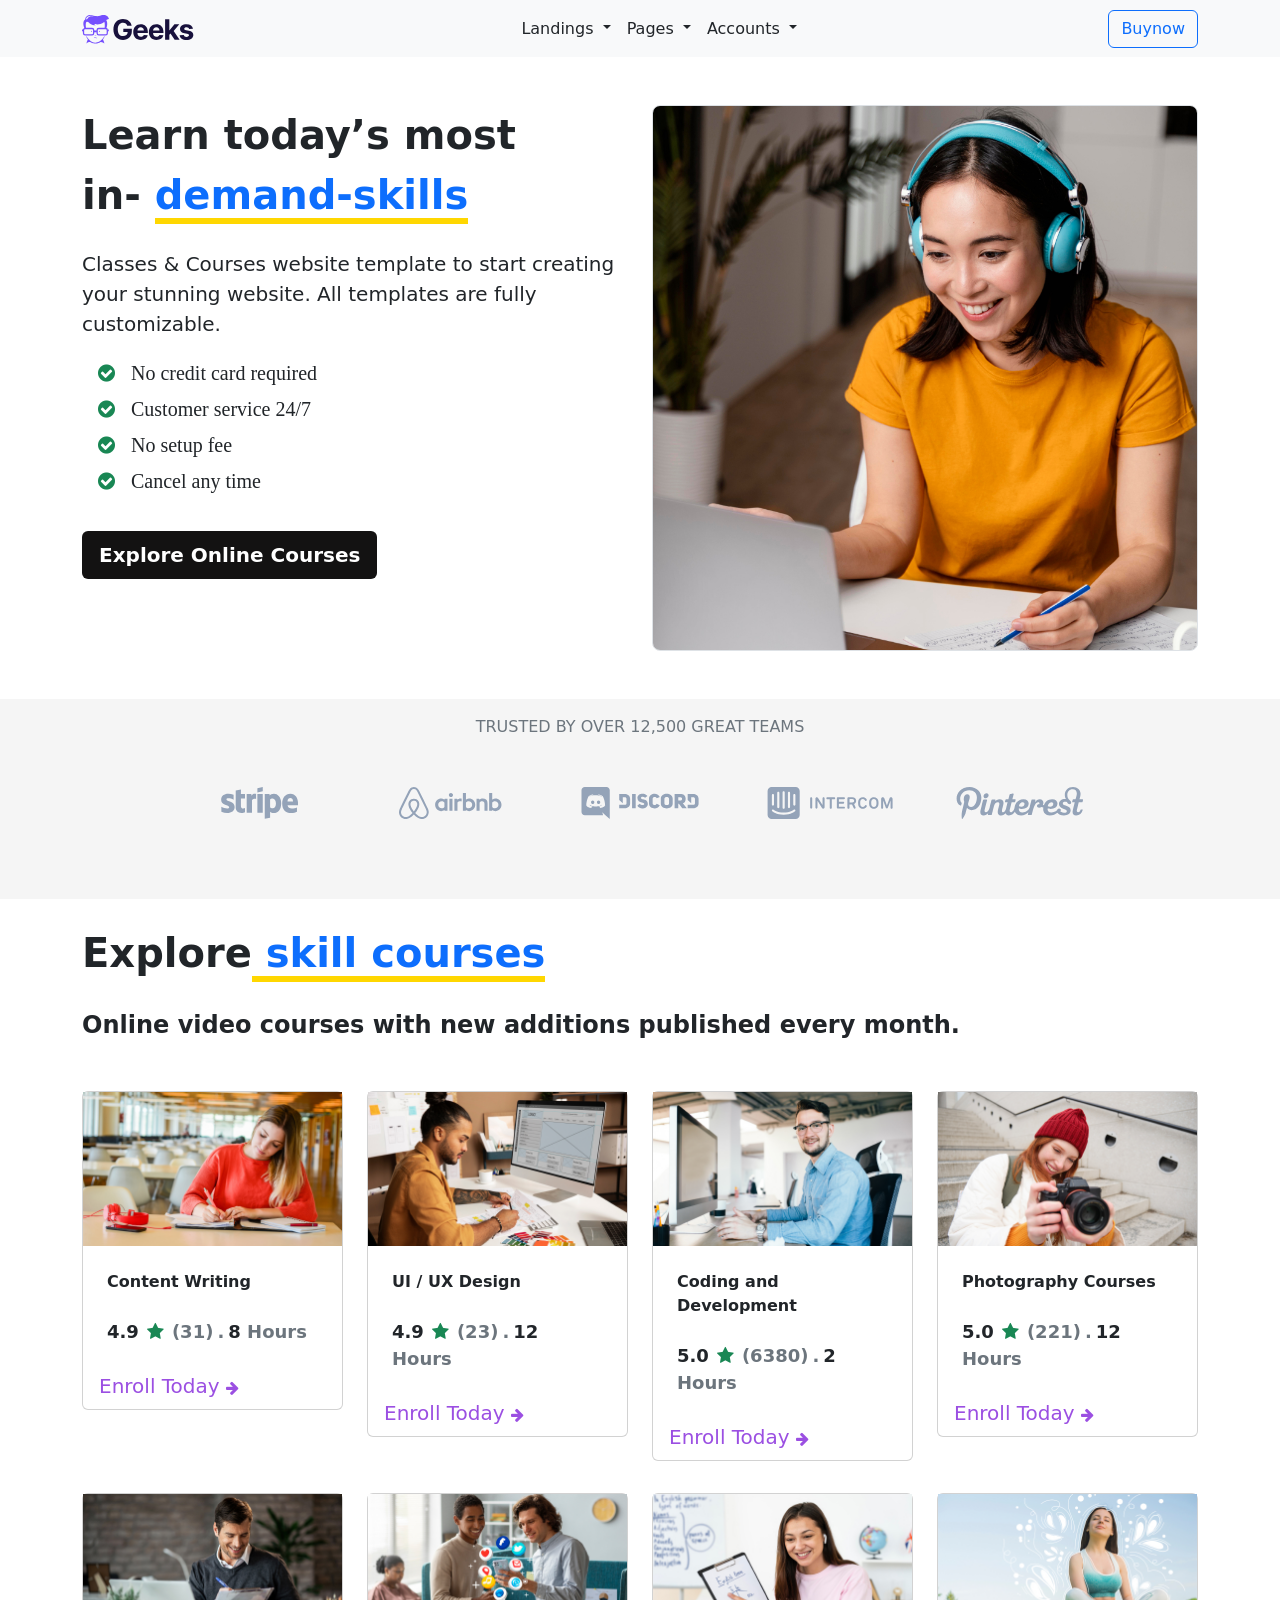
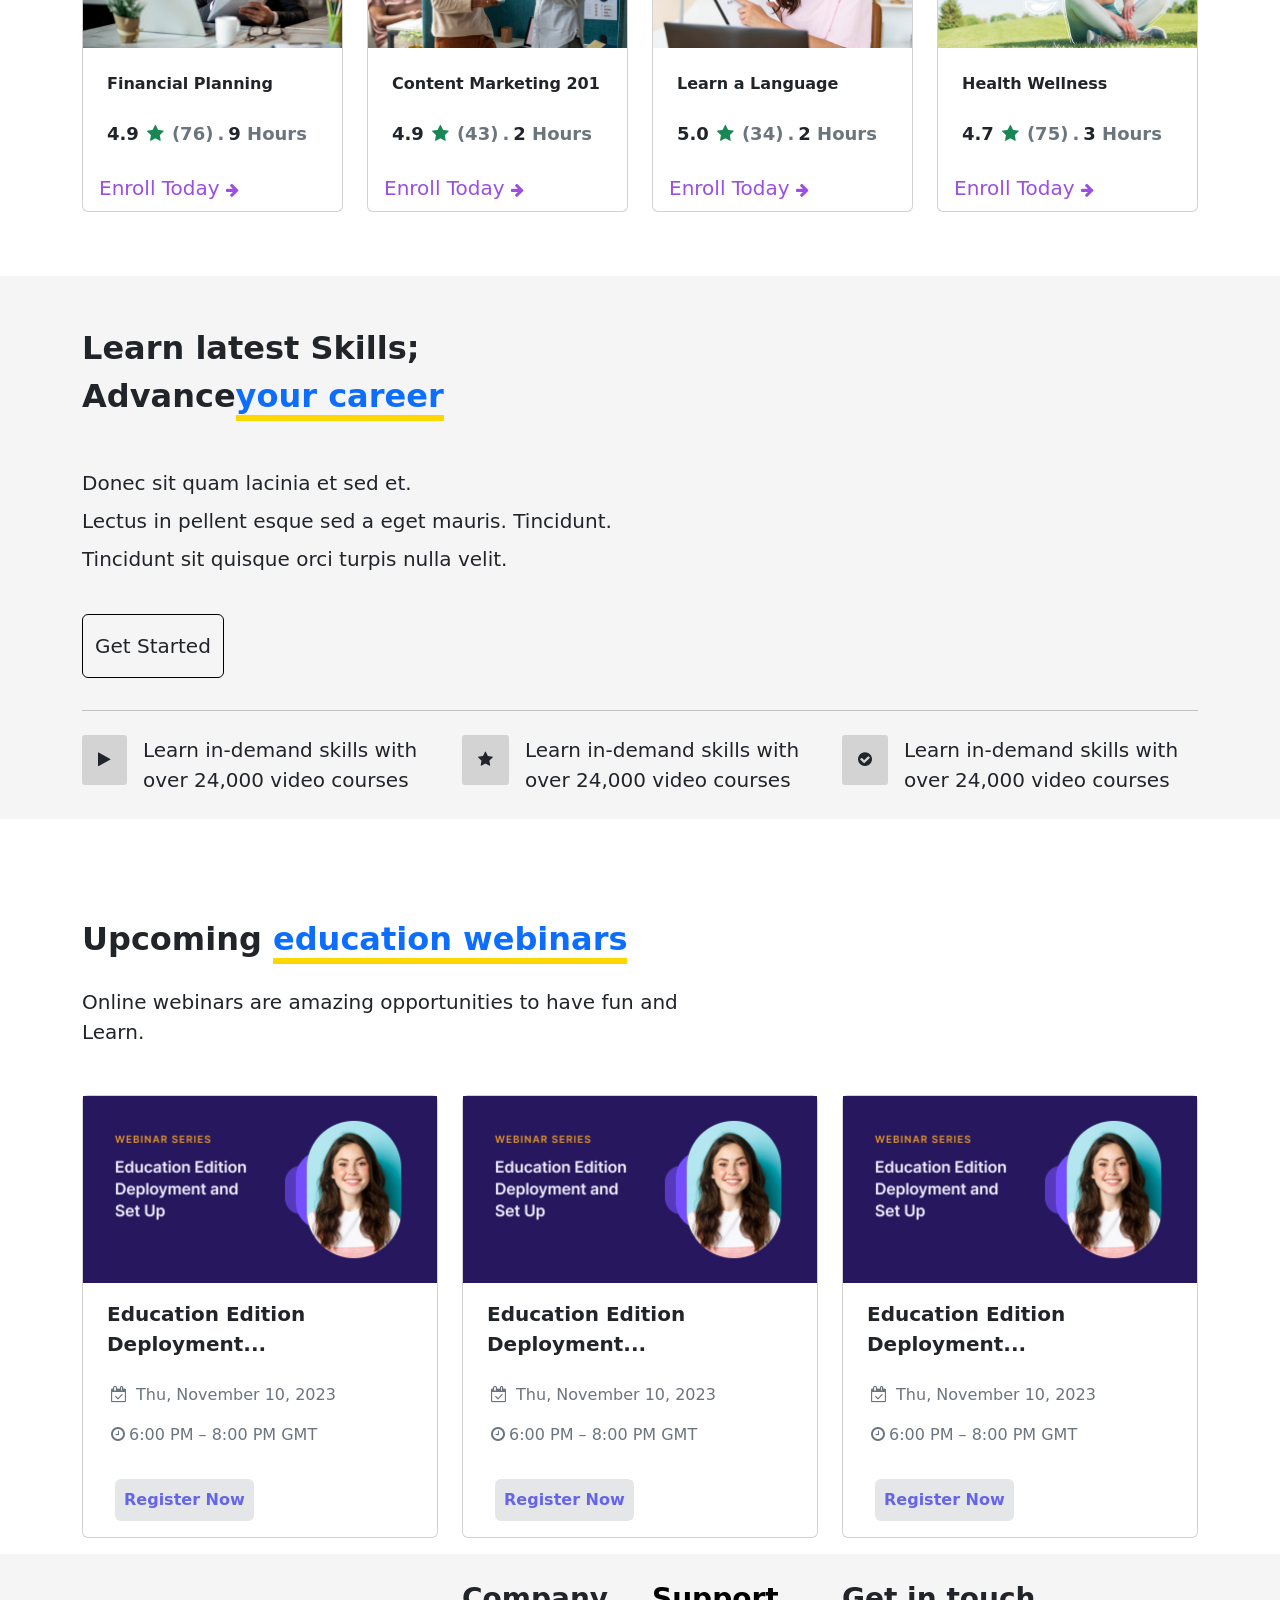
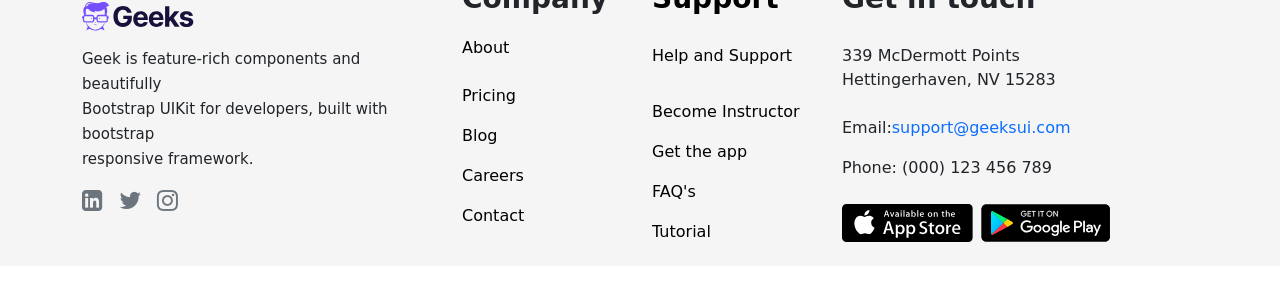
<file: index.html>
<!DOCTYPE html>
<html lang="en">

<head>
  <meta charset="UTF-8">
  <meta name="viewport" content="width=device-width, initial-scale=1.0">
  <title>Project3</title>
  <link rel="shortcut icon" href="./assets/geeks image.svg" type="image/x-icon">
  <link rel="stylesheet" href="./css/style.css">
  <link href="https://cdn.jsdelivr.net/npm/bootstrap@5.3.3/dist/css/bootstrap.min.css" rel="stylesheet"
    integrity="sha384-QWTKZyjpPEjISv5WaRU9OFeRpok6YctnYmDr5pNlyT2bRjXh0JMhjY6hW+ALEwIH" crossorigin="anonymous">
  <link rel="stylesheet" href="https://cdnjs.cloudflare.com/ajax/libs/font-awesome/4.7.0/css/font-awesome.min.css">
</head>

<body>
  <section>
    <nav class="navbar navbar-expand-lg navbar-light bg-light">
      <div class="container">
        <a class="navbar-brand" href="#"><img src="./assets/img1.svg" alt=""></a>
        <button class="navbar-toggler" type="button" data-bs-toggle="collapse" data-bs-target="#navbarSupportedContent"
          aria-controls="navbarSupportedContent" aria-expanded="false" aria-label="Toggle navigation">
          <span class="navbar-toggler-icon"></span>
        </button>
        <div class="collapse navbar-collapse" id="navbarSupportedContent">
          <ul class="navbar-nav m-auto mb-2 mb-lg-0">
            <li class="nav-item dropdown">
              <a class="nav-link dropdown-toggle text-dark" href="#" id="navbarDarkDropdownMenuLink" role="button"
                data-bs-toggle="dropdown" aria-expanded="false">
                Landings
              </a>
              <ul class="dropdown-menu dropdown-menu-dark text-dark bg-white drop"
                aria-labelledby="navbarDarkDropdownMenuLink">
                <li><a class="dropdown-item text-secondary " href="#">LANDINGS</a></li>
                <li><a class="dropdown-item text-dark hhover" href="./html/career.html">Metor<button
                      class="bg-primary boot mx-2">New</button></a></li>
                <li><a class="dropdown-item text-dark hhover" href="./html/contact.html">Education</a></li>
                <li><a class="dropdown-item text-dark hhover" href="#">Home Academy</a></li>
                <li><a class="dropdown-item text-dark hhover" href="./html/courses.html">Courses</a></li>
                <li><a class="dropdown-item text-dark hhover" href="./html/courses.html">Lead Course</a></li>
              </ul>
            </li>
            <li class="nav-item dropdown">
              <a class="nav-link dropdown-toggle text-dark" href="#" id="navbarDarkDropdownMenuLink" role="button"
                data-bs-toggle="dropdown" aria-expanded="false">
                Pages
              </a>
              <ul class="dropdown-menu dropdown-menu-dark text-dark bg-white drop"
                aria-labelledby="navbarDarkDropdownMenuLink">
                <li><a class="dropdown-item text-dark hhover" href="./html/courses.html">Courses</a></li>
                <li><a class="dropdown-item text-dark hhover" href="./html/career.html">Career</a></li>
                <li><a class="dropdown-item text-dark hhover" href="./html/courses.html">Portfolio</a></li>
                <li><a class="dropdown-item text-dark hhover" href="#">Mentor</a></li>
                <li><a class="dropdown-item text-dark hhover" href="./html/contact.html">Contact</a></li>
              </ul>
            </li>
            <li class="nav-item dropdown">
              <a class="nav-link dropdown-toggle text-dark" href="#" id="navbarDarkDropdownMenuLink" role="button"
                data-bs-toggle="dropdown" aria-expanded="false">
                Accounts
              </a>
              <ul class="dropdown-menu dropdown-menu-dark text-dark bg-white drop"
                aria-labelledby="navbarDarkDropdownMenuLink">
                <li><a class="dropdown-item text-dark hhover" href="./html/courses.html">Courses</a></li>
                <li><a class="dropdown-item text-dark hhover" href="./html/contact.html">Contact</a></li>
                <li><a class="dropdown-item text-dark hhover" href="./html/career.html">Career</a></li>
              </ul>
            </li>
          </ul>
          <form class="d-flex">
            <a class="btn btn-outline-primary" href="./html/courses.html" type="submit">Buynow</a>
          </form>
        </div>
      </div>
    </nav>
  </section>
  <section>
    <div class="container">
      <div class="row">
        <div class="col-sm-12 col-md-6 col-lg-6 mt-5">
          <div class="">
            <div class="fs-1 fw-bold">
              Learn today’s most
            </div>
            <div class="fw-bold fs-1">in- <span class="text-primary head"> <span
                  class="text-primary">demand-skills</span></span></div>
            <div class="fs-5 my-4">Classes & Courses website template to start creating your stunning website. All
              templates are fully customizable.</div>
            <div class="fonts d-flex justify-content-center flex-column my-4">
              <i class="fa fa-check-circle text-success fs-5 mx-3 mb-3" aria-hidden="true"><span
                  class="mx-3 fs-5 text-dark">No credit card required</span></i>
              <i class="fa fa-check-circle text-success fs-5 mx-3 mb-3" aria-hidden="true"><span
                  class="mx-3 fs-5 text-dark">Customer service 24/7</span></i>
              <i class="fa fa-check-circle text-success fs-5 mx-3 mb-3" aria-hidden="true"><span
                  class="mx-3 fs-5 text-dark">No setup fee</span></i>
              <i class="fa fa-check-circle text-success fs-5 mx-3 mb-3" aria-hidden="true"><span
                  class="mx-3 fs-5 text-dark">Cancel any time</span></i>
            </div>
            <a class="btn p-2 py-2 px-3 fw-bold fs-5 buuton text-white" href="./html/courses.html">Explore Online
              Courses</a>
          </div>
        </div>
        <div class="col-sm-12 col-md-6 col-lg-6">
          <div class="d-flex justify-content-center">
            <img src="./assets/img-3.jpg" alt="" class="w-100 img border rounded-3 my-5">
          </div>

        </div>
      </div>
    </div>

  </section>
  <section class="py-3 bgcolors">
    <div class="container">
      <div class="text-center text-secondary">
        <div class="text-secondary text-center">TRUSTED BY OVER 12,500 GREAT TEAMS</div>
        <div class="row my-5 justify-content-center">
          <div class="col-6 col-lg-2 mb-3">
            <img src="./assets/img4.svg" alt="" class="">
          </div>
          <div class="col-6 col-lg-2 mb-3">
            <img src="./assets/img5.svg" alt="" class="">
          </div>
          <div class="col-6 col-lg-2 mb-3">
            <img src="./assets/img6.svg" alt="" class="">
          </div>
          <div class="col-6 col-lg-2 mb-3">
            <img src="./assets/img7.svg" alt="" class="">
          </div>
          <div class="col-12 col-lg-2 mb-3">
            <img src="./assets/img8.svg" alt="" class="">
          </div>
        </div>
      </div>
    </div>
  </section>
  <section>
    <div class="container">
      <div class="row">
        <div class="py-4">
          <div class="fs-1 fw-bold">
            Explore<span class="text-primary head"> <span class="text-primary">skill courses</span></span>
          </div>
          <div class="fs-4 my-4 fw-bold">Online video courses with new additions published every month.</div>
        </div>


        <div class="col-sm-12 col-md-6 col-lg-3 mb-3">
          <div class="card">
            <img src="./assets/card1.jpg" alt="" class="w-100">
            <div class="fw-bold text-start my-4 mx-4">Content Writing</div>
            <div class="fw-bold text-start mb-5 mx-4 fontss">4.9<i class="fa fa-star text-success mx-2"
                aria-hidden="true"></i><span class="text-secondary">(31)</span><span
                class="text-secondary mx-1">.</span><span class="">8</span> <span class="text-secondary">Hours</span>
            </div>
            <a href="" class="fs-5 mx-3 py-2 text-decoration-none enroll">Enroll Today <i
                class="fa fa-arrow-right fs-light fs5" aria-hidden="true"></i>
            </a>
          </div>
        </div>

        <div class="col-sm-12 col-md-6 col-lg-3 mb-3">
          <div class="card">
            <img src="./assets/card2.jpg" alt="" class="w-100">
            <div class="fw-bold text-start my-4 mx-4">UI / UX Design</div>
            <div class="fw-bold text-start mb-5 mx-4 fontss">4.9<i class="fa fa-star text-success mx-2"
                aria-hidden="true"></i><span class="text-secondary">(23)</span><span
                class="text-secondary mx-1">.</span><span class="">12</span> <span class="text-secondary">Hours</span>
            </div>
            <a href="" class="fs-5 mx-3 py-2 text-decoration-none enroll">Enroll Today <i
                class="fa fa-arrow-right fs-light fs5" aria-hidden="true"></i>
            </a>
          </div>
        </div>

        <div class="col-sm-12 col-md-6 col-lg-3 mb-3">
          <div class="card">
            <img src="./assets/card3.jpg" alt="" class="w-100">
            <div class="fw-bold text-start my-4 mx-4">Coding and Development</div>
            <div class="fw-bold text-start mb-5 mx-4 fontss">5.0<i class="fa fa-star text-success mx-2"
                aria-hidden="true"></i><span class="text-secondary">(6380)</span><span
                class="text-secondary mx-1">.</span><span class="">2</span> <span class="text-secondary">Hours</span>
            </div>
            <a href="" class="fs-5 mx-3 py-2 text-decoration-none enroll">Enroll Today <i
                class="fa fa-arrow-right fs-light fs5" aria-hidden="true"></i>
            </a>
          </div>
        </div>

        <div class="col-sm-12 col-md-6 col-lg-3 mb-3">
          <div class="card">
            <img src="./assets/card4.jpg" alt="" class="w-100">
            <div class="fw-bold text-start my-4 mx-4">Photography Courses</div>
            <div class="fw-bold text-start mb-5 mx-4 fontss">5.0<i class="fa fa-star text-success mx-2"
                aria-hidden="true"></i><span class="text-secondary">(221)</span><span
                class="text-secondary mx-1">.</span><span class="">12</span> <span class="text-secondary">Hours</span>
            </div>
            <a href="" class="fs-5 mx-3 py-2 text-decoration-none enroll">Enroll Today <i
                class="fa fa-arrow-right fs-light fs5" aria-hidden="true"></i>
            </a>
          </div>
        </div>

        <div class="col-sm-12 col-md-6 col-lg-3 mb-3 mt-3">
          <div class="card">
            <img src="./assets/card5.jpg" alt="" class="w-100">
            <div class="fw-bold text-start my-4 mx-4">Financial Planning</div>
            <div class="fw-bold text-start mb-5 mx-4 fontss">4.9<i class="fa fa-star text-success mx-2"
                aria-hidden="true"></i><span class="text-secondary">(76)</span><span
                class="text-secondary mx-1">.</span><span class="">9</span> <span class="text-secondary">Hours</span>
            </div>
            <a href="" class="fs-5 mx-3 py-2 text-decoration-none enroll">Enroll Today <i
                class="fa fa-arrow-right fs-light fs5" aria-hidden="true"></i>
            </a>
          </div>
        </div>

        <div class="col-sm-12 col-md-6 col-lg-3 mb-3 mt-3">
          <div class="card">
            <img src="./assets/card6.jpg" alt="" class="w-100">
            <div class="fw-bold text-start my-4 mx-4">Content Marketing 201</div>
            <div class="fw-bold text-start mb-5 mx-4 fontss">4.9<i class="fa fa-star text-success mx-2"
                aria-hidden="true"></i><span class="text-secondary">(43)</span><span
                class="text-secondary mx-1">.</span><span class="">2</span> <span class="text-secondary">Hours</span>
            </div>
            <a href="" class="fs-5 mx-3 py-2 text-decoration-none enroll">Enroll Today <i
                class="fa fa-arrow-right fs-light fs5" aria-hidden="true"></i>
            </a>
          </div>
        </div>

        <div class="col-sm-12 col-md-6 col-lg-3 mb-3 mt-3">
          <div class="card">
            <img src="./assets/card7.jpg" alt="" class="w-100">
            <div class="fw-bold text-start my-4 mx-4">Learn a Language</div>
            <div class="fw-bold text-start mb-5 mx-4 fontss">5.0<i class="fa fa-star text-success mx-2"
                aria-hidden="true"></i><span class="text-secondary">(34)</span><span
                class="text-secondary mx-1">.</span><span class="">2</span> <span class="text-secondary">Hours</span>
            </div>
            <a href="" class="fs-5 mx-3 py-2 text-decoration-none enroll">Enroll Today <i
                class="fa fa-arrow-right fs-light fs5" aria-hidden="true"></i>
            </a>
          </div>
        </div>

        <div class="col-sm-12 col-md-6 col-lg-3 mb-3 mt-3">
          <div class="card">
            <img src="./assets/card8.jpg" alt="" class="w-100">
            <div class="fw-bold text-start my-4 mx-4">Health Wellness</div>
            <div class="fw-bold text-start mb-5 mx-4 fontss">4.7<i class="fa fa-star text-success mx-2"
                aria-hidden="true"></i><span class="text-secondary">(75)</span><span
                class="text-secondary mx-1">.</span><span class="">3</span> <span class="text-secondary">Hours</span>
            </div>
            <a href="" class="fs-5 mx-3 py-2 text-decoration-none enroll">Enroll Today <i
                class="fa fa-arrow-right fs-light fs5" aria-hidden="true"></i>
            </a>
          </div>
        </div>
      </div>
    </div>
  </section>
<section class="bgcolors my-5">
  <div class="container">
    <div class="row">
      <div class="col-sm-12 col-md-6">
        <div class="fs-2 fw-bold my-5">
          Learn latest Skills;
          <div>Advance<span class="text-primary head">your career</span></div>
        </div>
        <div class="fs-5 mb-2">Donec sit quam lacinia et sed et.</div>
        <div class="fs-5 mb-2">Lectus in pellent esque sed a eget mauris. Tincidunt.</div>
        <div class="fs-5 mb-4">Tincidunt sit quisque orci turpis nulla velit.</div>
        <button class="btn py-3 mt-3 fs-5 buutnn text-dark">Get Started</button>
      </div>

      <div class="col-sm-12  col-md-6 py-5 my-lg-0">
        <iframe width="100%" height="315" src="https://www.youtube.com/embed/07QCAJYolaE?si=cssAT1YNZWwtYFgH"
          title="YouTube video player" frameborder="0"
          allow="accelerometer; autoplay; clipboard-write; encrypted-media; gyroscope; picture-in-picture; web-share"
          referrerpolicy="strict-origin-when-cross-origin" allowfullscreen></iframe>
      </div>
    </div>
    <hr>
    <div class="row mt-4">
      <div class="col-12 col-md-4  mb-4">
        <div class="d-flex">
          <i class="fa fa-play bg p-3" aria-hidden="true"></i>
          <div class="mx-3 fontsize1">Learn in-demand skills with over 24,000 video courses</div>
        </div>
      </div>
      <div class="col-12 col-md-4  mb-4">
        <div class="d-flex">
          <i class="fa fa-star bg p-3" aria-hidden="true"></i>
          <div class="mx-3 fontsize1">Learn in-demand skills with over 24,000 video courses</div>
        </div>
      </div>
      <div class="col-12 col-md-4  mb-4">
        <div class="d-flex">
          <i class="fa fa-check-circle bg p-3" aria-hidden="true"></i>
          <div class="mx-3 fontsize1">Learn in-demand skills with over 24,000 video courses</div>
        </div>
      </div>
    </div>
  </div>
</section>
  <section>
    <div class="container">
      <div class="row">
        <div class="col-sm-12 col-md-12 col-lg-6 mt-4">
          <div class=" fs-2 fw-bold  my-4">
            Upcoming <span class="text-primary head">education webinars</span></div>
        </div>
        <div class="fs-5 ">Online webinars are amazing opportunities to have fun and </div>
        <div class="fs-5">Learn.</div>

        <div class="col-sm-12 col-md-6 col-lg-4 mt-5">
          <div class="card">
            <img src="./assets/cards1.jpg" alt="" class="w-100">
            <div class="mx-4 fw-bold fs-5 mt-3">Education Edition Deployment...</div>
            <div class="mx-4 text-secondary mt-4"><i class="fa fa-calendar-check-o mx-1" aria-hidden="true"></i> Thu,
              November 10, 2023</div>
            <div class="mx-4 text-secondary py-3"><i class="fa fa-clock-o mx-1" aria-hidden="true"></i>6:00 PM – 8:00
              PM GMT</div>
            <div class="px-2 p-3 mx-4">
              <button class="btn  p-2 fw-bold btnn">Register Now</button>
            </div>
          </div>
        </div>

        <div class="col-sm-12 col-md-6 col-lg-4 mt-5">
          <div class="card rounderd-">
            <img src="./assets/cards1.jpg" alt="" class="w-100">
            <div class="mx-4 fw-bold fs-5 mt-3">Education Edition Deployment...</div>
            <div class="mx-4 text-secondary mt-4"><i class="fa fa-calendar-check-o mx-1" aria-hidden="true"></i> Thu,
              November 10, 2023</div>
            <div class="mx-4 text-secondary py-3"><i class="fa fa-clock-o mx-1" aria-hidden="true"></i>6:00 PM – 8:00
              PM GMT</div>
            <div class="px-2 p-3 mx-4">
              <button class="btn  p-2 fw-bold btnn">Register Now</button>
            </div>
          </div>
        </div>


        <div class="col-sm-12 col-md-6 col-lg-4 mt-5">
          <div class="card rounderd-">
            <img src="./assets/cards1.jpg" alt="" class="w-100">
            <div class="mx-4 fw-bold fs-5 mt-3">Education Edition Deployment...</div>
            <div class="mx-4 text-secondary mt-4"><i class="fa fa-calendar-check-o mx-1" aria-hidden="true"></i> Thu,
              November 10, 2023</div>
            <div class="mx-4 text-secondary py-3"><i class="fa fa-clock-o mx-1" aria-hidden="true"></i>6:00 PM – 8:00
              PM GMT</div>
            <div class="px-2 p-3 mx-4">
              <button class="btn  p-2 fw-bold btnn">Register Now</button>
            </div>
          </div>
        </div>
  </section>
  <!-- 
  <section>
     <div class="container bg-primary">
      <div class="row">
        <div class="d-flex ">
          <div class="col-sm-12 col-md-12 col-lg-6 p-5">
            <div class="fs-2   text-white">Let’s find the right course</div>
            <div class="fs-2 text-white">for you!</div>
           <div class="py-3">
            <div class="fs-5   text-white">and achieve their learning goals. With our expert</div>
            <div  class="fs-5 text-white">tutors,</div>
            <div class="fs-5 text-white">your goals are closer than ever!</div>
           </div>
            <div class="btn bg-dark text-white px-3 mt-3">Start learning</div>
    </div>
    <div class="col-sm-12 col-md-12 col-lg-6">
               <div class="d-flex justify-content-around mt-5">
                <img src="./assets/section image.png" alt="">
               </div>
    </div>
        </div>
      </div>
     </div>

  </section> -->
  <section class="bgcolors my-3">
    <div class="container">
      <div class="row">
        <div class="col-sm-12 col-md-6 col-lg-4 mt-5 ">
          <div class="">
            <img src="./assets/geeks image.svg" alt="">
            <div class="mt-3 fs5">Geek is feature-rich components and beautifully <br> Bootstrap UIKit for developers,
              built with
              bootstrap <br> responsive framework.
              <div class="d-flex gap-3 mt-3 text-white">
                <i class="fa fa-linkedin-square text-secondary fs-4 classs" aria-hidden="true"></i>
                <i class="fa fa-twitter text-secondary fs-4 classs" aria-hidden="true"></i>
                <i class="fa fa-instagram text-secondary fs-4 classs" aria-hidden="true"></i>
              </div>


            </div>
          </div>
        </div>
        <div class="col-sm-12 col-md-6 col-lg-2 mt-4">
          <div class="fs-3  fw-bold ">Company</div>
          <div class="d-flex flex-column anger">
            <a class="my-3 anger" href="./html/career.html">About</a>
            <a class="my-2 anger" href="./html/courses.html">Pricing</a>
            <a class="my-2 anger" href="./html/courses.html">Blog</a>
            <a class="my-2 anger" href="./html/career.html">Careers</a>
            <a class="my-2 anger" href="./html/contact.html">Contact</a>
          </div>
        </div>
        <div class="col-sm-12 col-md-6 col-lg-2 mt-4 d-flex flex-column support">
          <div class="fs-3  fw-bold support">Support</div>
          <a href="" class="my-4 support">Help and Support</a>
          <a href="" class="my-2 support">Become Instructor</a>
          <a href="" class="my-2 support">Get the app</a>
          <a href="" class="my-2 support">FAQ's</a>
          <a href="" class="my-2 support">Tutorial</a>

        </div>

        <div class="col-sm-12 col-md-6 col-lg-3 mt-4">
          <div class="fs-3  fw-bold">Get in touch</div>
          <div class="my-4">339 McDermott Points Hettingerhaven, NV 15283</div>
          <div class="my-3">Email:<a href="" class="support text-primary">support@geeksui.com</a></div>
          <div class="my-2">Phone: (000) 123 456 789</div>
          <div class="my-4 d-flex gap-2">
            <img src="./assets/footerimage.svg" alt="Footer-img-1" class="w-50">
            <img src="./assets/footerimage2.svg" alt="Footer-img-2" class="w-50">
          </div>
        </div>
      </div>
    </div>
  </section>

  <script src="https://cdn.jsdelivr.net/npm/bootstrap@5.3.3/dist/js/bootstrap.bundle.min.js"
    integrity="sha384-YvpcrYf0tY3lHB60NNkmXc5s9fDVZLESaAA55NDzOxhy9GkcIdslK1eN7N6jIeHz"
    crossorigin="anonymous"></script>
</body>

</html>
</file>
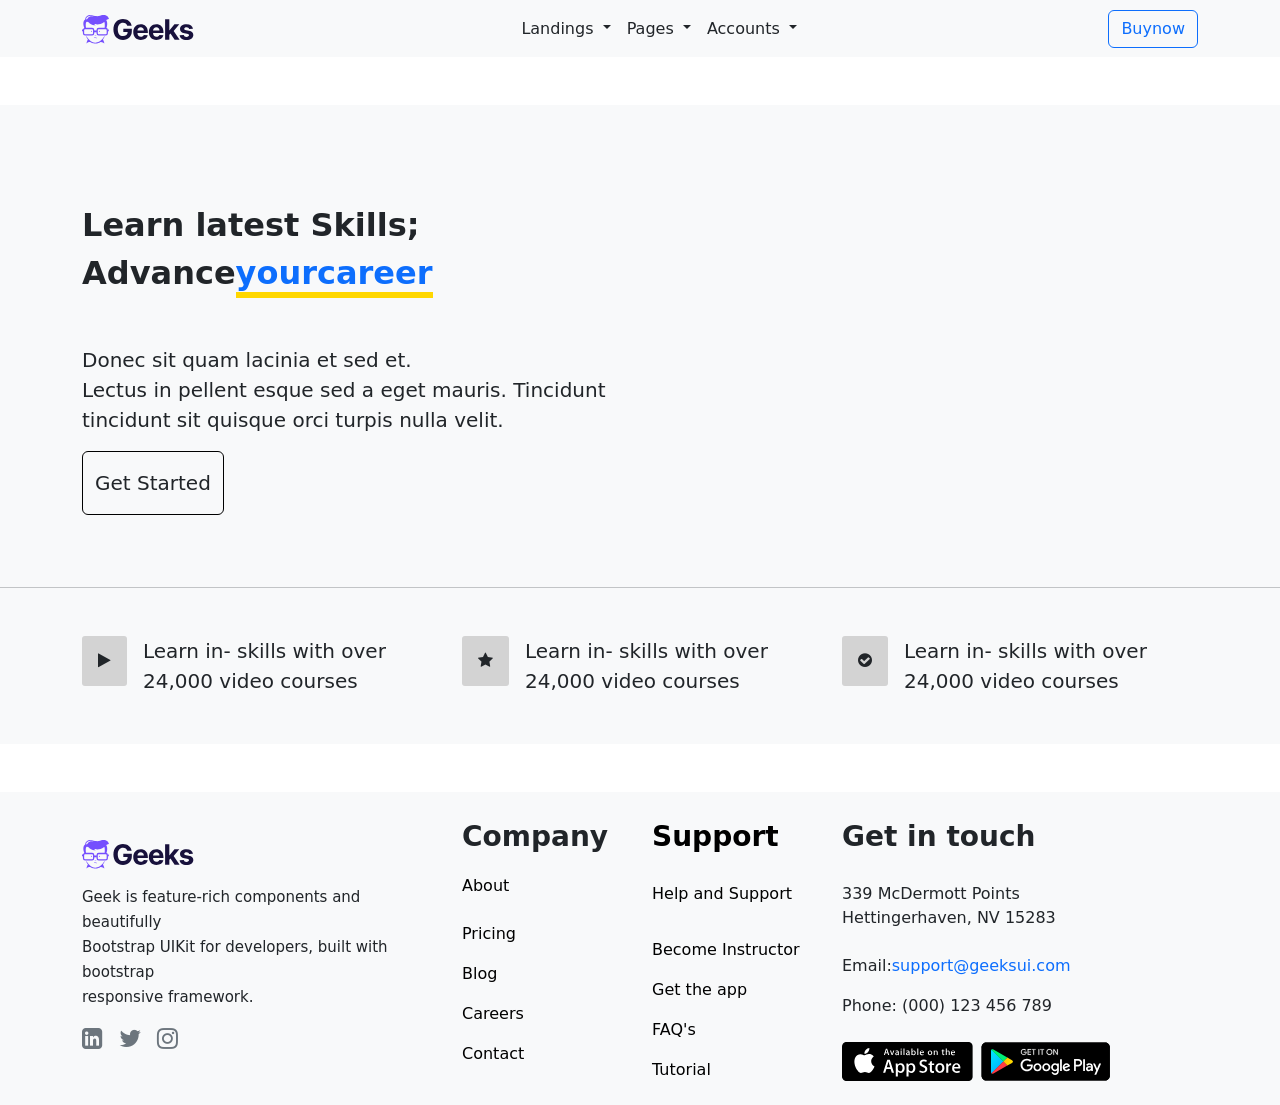
<file: html/career.html>
<!DOCTYPE html>
<html lang="en">

<head>
    <meta charset="UTF-8">
    <meta name="viewport" content="width=device-width, initial-scale=1.0">
    <title>Document</title>
    <link rel="stylesheet" href="../css/style.css">
    <link href="https://cdn.jsdelivr.net/npm/bootstrap@5.3.3/dist/css/bootstrap.min.css" rel="stylesheet"
        integrity="sha384-QWTKZyjpPEjISv5WaRU9OFeRpok6YctnYmDr5pNlyT2bRjXh0JMhjY6hW+ALEwIH" crossorigin="anonymous">
    <link rel="stylesheet" href="https://cdnjs.cloudflare.com/ajax/libs/font-awesome/4.7.0/css/font-awesome.min.css">
</head>

<body>
    <section>
        <nav class="navbar navbar-expand-lg navbar-light bg-light">
            <div class="container">
                <a class="navbar-brand" href="../project.html"><img src="../assets/img1.svg" alt=""></a>
                <button class="navbar-toggler" type="button" data-bs-toggle="collapse"
                    data-bs-target="#navbarSupportedContent" aria-controls="navbarSupportedContent"
                    aria-expanded="false" aria-label="Toggle navigation">
                    <span class="navbar-toggler-icon"></span>
                </button>
                <div class="collapse navbar-collapse" id="navbarSupportedContent">
                    <ul class="navbar-nav m-auto mb-2 mb-lg-0">
                        <li class="nav-item dropdown">
                            <a class="nav-link dropdown-toggle text-dark" href="#" id="navbarDarkDropdownMenuLink"
                                role="button" data-bs-toggle="dropdown" aria-expanded="false">
                                Landings
                            </a>
                            <ul class="dropdown-menu dropdown-menu-dark text-dark bg-white drop"
                                aria-labelledby="navbarDarkDropdownMenuLink">
                                <li><a class="dropdown-item text-secondary " href="../project.html">LANDINGS</a></li>
                                <li><a class="dropdown-item text-dark hhover" href="../html/career.html">Metor<button
                                            class="bg-primary boot mx-2">New</button></a></li>
                                <li><a class="dropdown-item text-dark hhover" href="../html/contact.html">Education</a>
                                </li>
                                <li><a class="dropdown-item text-dark hhover" href="../project.html">Home Academy</a>
                                </li>
                                <li><a class="dropdown-item text-dark hhover" href="../html/courses.html">Courses</a>
                                </li>
                                <li><a class="dropdown-item text-dark hhover" href="../html/courses.html">Lead
                                        Course</a></li>
                            </ul>
                        </li>
                        <li class="nav-item dropdown">
                            <a class="nav-link dropdown-toggle text-dark" href="#" id="navbarDarkDropdownMenuLink"
                                role="button" data-bs-toggle="dropdown" aria-expanded="false">
                                Pages
                            </a>
                            <ul class="dropdown-menu dropdown-menu-dark text-dark bg-white drop"
                                aria-labelledby="navbarDarkDropdownMenuLink">
                                <li><a class="dropdown-item text-dark hhover" href="../html/courses.html">Courses</a>
                                </li>
                                <li><a class="dropdown-item text-dark hhover" href="#">Career</a></li>
                                <li><a class="dropdown-item text-dark hhover" href="../html/courses.html">Portfolio</a>
                                </li>
                                <li><a class="dropdown-item text-dark hhover" href="../project.html">Mentor</a></li>
                                <li><a class="dropdown-item text-dark hhover" href="../html/contact.html">Contact</a></li>
                            </ul>
                        </li>
                        <li class="nav-item dropdown">
                            <a class="nav-link dropdown-toggle text-dark" href="#" id="navbarDarkDropdownMenuLink"
                                role="button" data-bs-toggle="dropdown" aria-expanded="false">
                                Accounts
                            </a>
                            <ul class="dropdown-menu dropdown-menu-dark text-dark bg-white drop"
                                aria-labelledby="navbarDarkDropdownMenuLink">
                                <li><a class="dropdown-item text-dark hhover" href="../html/courses.html">Courses</a>
                                </li>
                                <li><a class="dropdown-item text-dark hhover" href="../html/contact.html">Contact</a></li>
                                <li><a class="dropdown-item text-dark hhover" href="#">Career</a></li>
                            </ul>
                        </li>
                    </ul>
                    <form class="d-flex">
                        <a class="btn btn-outline-primary" href="../html/courses.html" type="submit">Buynow</a>
                    </form>
                </div>
            </div>
        </nav>
    </section>
    <section class=" bg-light py-5 my-5">
        <div class="container">
          <div class="row">
            <div class="col-sm-12 col-md-12 col-lg-6">
              <div class=" fs-2 fw-bold  my-5">
                Learn latest Skills;
                <div>Advance<span class="text-primary head">yourcareer</span></div>
              </div>
              <div class="fs-5">Donec sit quam lacinia et sed et.</div>
              <div class="fs-5">Lectus in pellent esque sed a eget
                mauris. Tincidunt</div>
              <div class="fs-5">tincidunt sit quisque orci turpis nulla velit.</div>
              <button class="btn  py-3 mt-3 fs-5 buutnn text-dark">Get Started</button>
            </div>
  
            <div class="col-12 col-md-12 col-lg-6  py-5  my-lg-0 ">
              <iframe width="560" height="315" src="https://www.youtube.com/embed/07QCAJYolaE?si=cssAT1YNZWwtYFgH"
                title="YouTube video player" frameborder="0"
                allow="accelerometer; autoplay; clipboard-write; encrypted-media; gyroscope; picture-in-picture; web-share"
                referrerpolicy="strict-origin-when-cross-origin" class="w-100" allowfullscreen></iframe>
            </div>
          </div>
        </div>
        <hr>
        <div class="container">
          <div class="row mt-5">
            <div class="col-sm-12 col-md-4 col-lg-4 ">
              <div class="d-flex mb-4 mb-md-0">
                <i class="fa fa-play bg p-3" aria-hidden="true"></i>
                <div class="mx-3 fontsize1 ">Learn in- skills with over 24,000 video courses</div>
              </div>
            </div>
  
            <div class="col-sm-12 col-md-4 col-lg-4 ">
              <div class=" d-flex  mb-4 mb-md-0">
                <i class="fa fa-star bg p-3  mb-2" aria-hidden="true"></i>
                <div class="mx-3 fontsize1 ">Learn in- skills with over 24,000 video courses</div>
              </div>
            </div>
  
            <div class="col-sm-12 col-md-4 col-lg-4 ">
              <div class="d-flex  mb-4 mb-md-0">
                <i class="fa fa-check-circle bg p-3 " aria-hidden="true"></i>
                <div class="mx-3 fontsize1 ">Learn in- skills with over 24,000 video courses</div>
              </div>
            </div>
          </div>
        </div>
      </section>
    <section class="bg-light">
        <div class="container">
            <div class="row">
                <div class="col-sm-12 col-md-6 col-lg-4 mt-5 ">
                    <div class="">
                        <img src="../assets/geeks image.svg" alt="">
                        <div class="mt-3 fs5">Geek is feature-rich components and beautifully <br> Bootstrap UIKit for
                            developers,
                            built with
                            bootstrap <br> responsive framework.
                            <div class="d-flex gap-3 mt-3 text-white">
                                <i class="fa fa-linkedin-square text-secondary fs-4" aria-hidden="true"></i>
                                <i class="fa fa-twitter text-secondary fs-4" aria-hidden="true"></i>
                                <i class="fa fa-instagram text-secondary fs-4" aria-hidden="true"></i>
                            </div>


                        </div>
                    </div>
                </div>
                <div class="col-sm-12 col-md-6 col-lg-2 mt-4">
                    <div class="fs-3  fw-bold ">Company</div>
                    <div class="d-flex flex-column anger">
                        <a class="my-3 anger" href="#">About</a>
                        <a class="my-2 anger" href="../html/courses.html">Pricing</a>
                        <a class="my-2 anger" href="../html/courses.html">Blog</a>
                        <a class="my-2 anger" href="#">Careers</a>
                        <a class="my-2 anger" href="../html/contact.html">Contact</a>
                       </div>
                </div>
                <div class="col-sm-12 col-md-6 col-lg-2 mt-4 d-flex flex-column support">
                    <div class="fs-3  fw-bold support">Support</div>
                    <a href="" class="my-4 support">Help and Support</a>
                    <a href="" class="my-2 support">Become Instructor</a>
                    <a href="" class="my-2 support">Get the app</a>
                    <a href="" class="my-2 support">FAQ's</a>
                    <a href="" class="my-2 support">Tutorial</a>

                </div>

                <div class="col-sm-12 col-md-6 col-lg-3 mt-4">
                    <div class="fs-3  fw-bold">Get in touch</div>
                    <div class="my-4">339 McDermott Points Hettingerhaven, NV 15283</div>
                    <div class="my-3">Email:<a href="" class="support text-primary">support@geeksui.com</a></div>
                    <div class="my-2">Phone: (000) 123 456 789</div>
                    <div class="my-4 d-flex gap-2">
                        <img src="../assets/footerimage.svg" alt="" class="w-50">
                        <img src="../assets/footerimage2.svg" alt="" class="w-50">
                    </div>
                </div>
            </div>
        </div>
    </section>

    <script src="https://cdn.jsdelivr.net/npm/bootstrap@5.3.3/dist/js/bootstrap.bundle.min.js"
        integrity="sha384-YvpcrYf0tY3lHB60NNkmXc5s9fDVZLESaAA55NDzOxhy9GkcIdslK1eN7N6jIeHz"
        crossorigin="anonymous"></script>
</body>

</html>
</file>
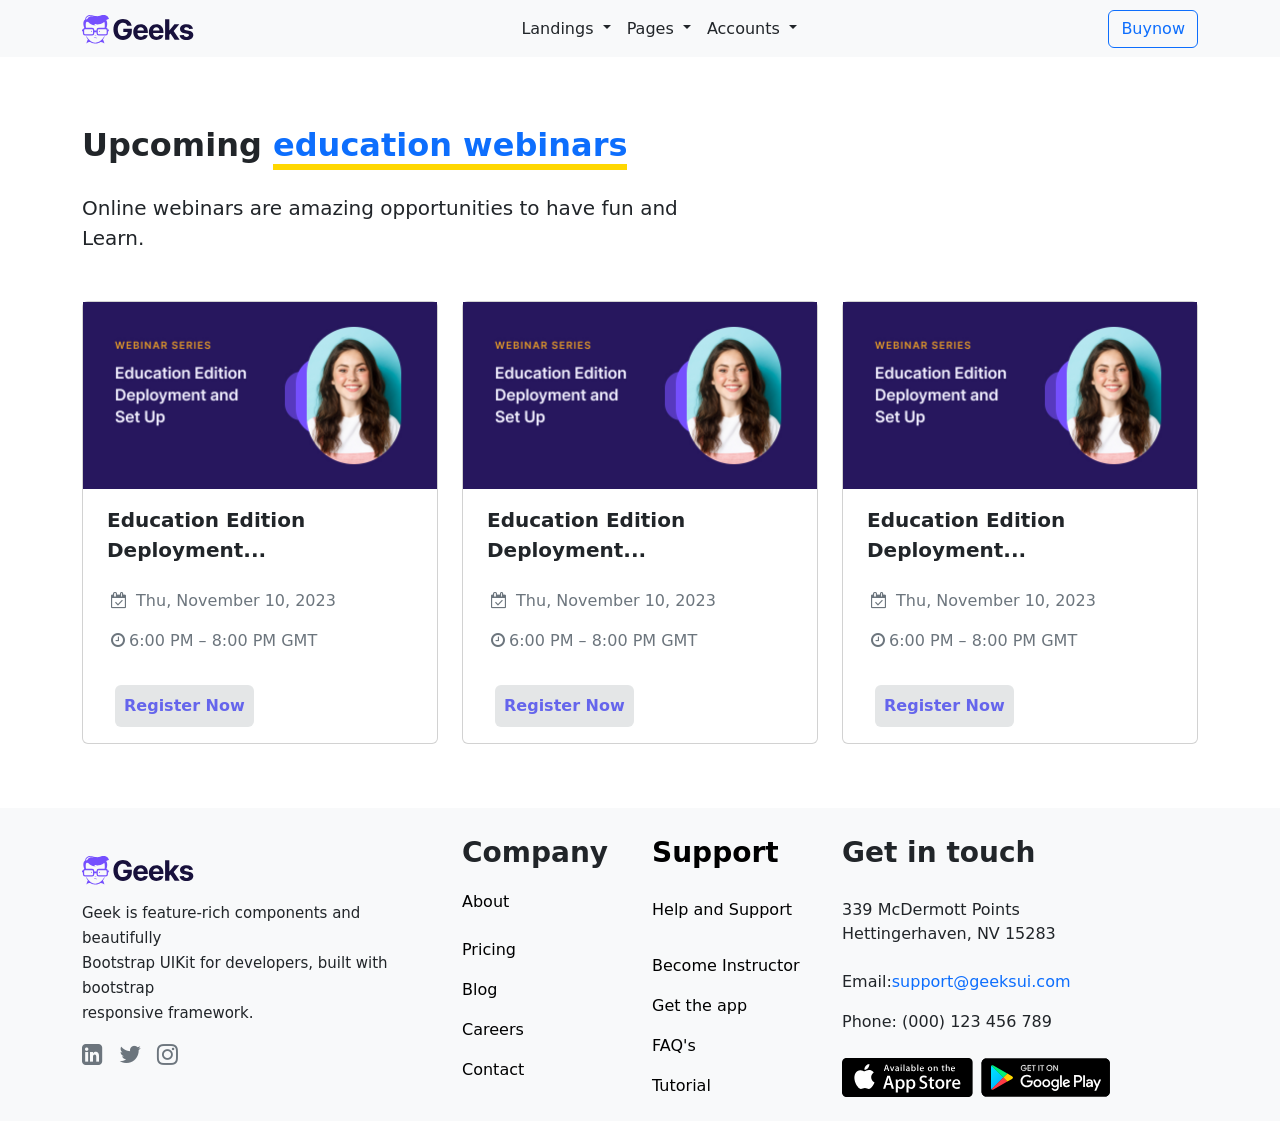
<file: html/contact.html>
<!DOCTYPE html>
<html lang="en">

<head>
    <meta charset="UTF-8">
    <meta name="viewport" content="width=device-width, initial-scale=1.0">
    <title>Document</title>
    <link rel="stylesheet" href="../css/style.css">
    <link href="https://cdn.jsdelivr.net/npm/bootstrap@5.3.3/dist/css/bootstrap.min.css" rel="stylesheet"
        integrity="sha384-QWTKZyjpPEjISv5WaRU9OFeRpok6YctnYmDr5pNlyT2bRjXh0JMhjY6hW+ALEwIH" crossorigin="anonymous">
    <link rel="stylesheet" href="https://cdnjs.cloudflare.com/ajax/libs/font-awesome/4.7.0/css/font-awesome.min.css">
</head>

<body>
    <section>
        <nav class="navbar navbar-expand-lg navbar-light bg-light">
            <div class="container">
                <a class="navbar-brand" href="#"><img src="../assets/img1.svg" alt=""></a>
                <button class="navbar-toggler" type="button" data-bs-toggle="collapse"
                    data-bs-target="#navbarSupportedContent" aria-controls="navbarSupportedContent"
                    aria-expanded="false" aria-label="Toggle navigation">
                    <span class="navbar-toggler-icon"></span>
                </button>
                <div class="collapse navbar-collapse" id="navbarSupportedContent">
                    <ul class="navbar-nav m-auto mb-2 mb-lg-0">
                        <li class="nav-item dropdown">
                            <a class="nav-link dropdown-toggle text-dark" href="#" id="navbarDarkDropdownMenuLink"
                                role="button" data-bs-toggle="dropdown" aria-expanded="false">
                                Landings
                            </a>
                            <ul class="dropdown-menu dropdown-menu-dark text-dark bg-white drop"
                                aria-labelledby="navbarDarkDropdownMenuLink">
                                <li><a class="dropdown-item text-secondary " href="../project.html">LANDINGS</a></li>
                                <li><a class="dropdown-item text-dark hhover" href="../html/career.html">Metor<button
                                            class="bg-primary boot mx-2">New</button></a></li>
                                <li><a class="dropdown-item text-dark hhover" href="#">Education</a>
                                </li>
                                <li><a class="dropdown-item text-dark hhover" href="../project.html">Home Academy</a>
                                </li>
                                <li><a class="dropdown-item text-dark hhover" href="../html/courses.html">Courses</a>
                                </li>
                                <li><a class="dropdown-item text-dark hhover" href="../html/courses.html">Lead
                                        Course</a></li>
                            </ul>
                        </li>
                        <li class="nav-item dropdown">
                            <a class="nav-link dropdown-toggle text-dark" href="#" id="navbarDarkDropdownMenuLink"
                                role="button" data-bs-toggle="dropdown" aria-expanded="false">
                                Pages
                            </a>
                            <ul class="dropdown-menu dropdown-menu-dark text-dark bg-white drop"
                                aria-labelledby="navbarDarkDropdownMenuLink">
                                <li><a class="dropdown-item text-dark hhover" href="../html/courses.html">Courses</a>
                                </li>
                                <li><a class="dropdown-item text-dark hhover" href="../html/career.html">Career</a></li>
                                <li><a class="dropdown-item text-dark hhover" href="../html/courses.html">Portfolio</a>
                                </li>
                                <li><a class="dropdown-item text-dark hhover" href="../project.html">Mentor</a></li>
                                <li><a class="dropdown-item text-dark hhover" href="#">Contact</a></li>
                            </ul>
                        </li>
                        <li class="nav-item dropdown">
                            <a class="nav-link dropdown-toggle text-dark" href="#" id="navbarDarkDropdownMenuLink"
                                role="button" data-bs-toggle="dropdown" aria-expanded="false">
                                Accounts
                            </a>
                            <ul class="dropdown-menu dropdown-menu-dark text-dark bg-white drop"
                                aria-labelledby="navbarDarkDropdownMenuLink">
                                <li><a class="dropdown-item text-dark hhover" href="../html/courses.html">Courses</a>
                                </li>
                                <li><a class="dropdown-item text-dark hhover" href="#">Contact</a></li>
                                <li><a class="dropdown-item text-dark hhover" href="../html/career.html">Career</a></li>
                            </ul>
                        </li>
                    </ul>
                    <form class="d-flex">
                      <a class="btn btn-outline-primary" href="../html/courses.html" type="submit">Buynow</a>
                    </form>
                </div>
            </div>
        </nav>
    </section>
    <section class="py-3">
        <div class="container">
          <div class="row">
            <div class="col-sm-12 col-md-12 col-lg-6 mt-4">
              <div class=" fs-2 fw-bold  my-4">
                Upcoming <span class="text-primary head">education webinars</span></div>
            </div>
            <div class="fs-5 ">Online webinars are amazing opportunities to have fun and </div>
            <div class="fs-5">Learn.</div>
  
            <div class="col-sm-12 col-md-6 col-lg-4 mt-5">
              <div class="card">
                <img src="../assets/cards1.jpg" alt="" class="w-100">
                <div class="mx-4 fw-bold fs-5 mt-3">Education Edition Deployment...</div>
                <div class="mx-4 text-secondary mt-4"><i class="fa fa-calendar-check-o mx-1" aria-hidden="true"></i> Thu,
                  November 10, 2023</div>
                <div class="mx-4 text-secondary py-3"><i class="fa fa-clock-o mx-1" aria-hidden="true"></i>6:00 PM – 8:00
                  PM GMT</div>
                <div class="px-2 p-3 mx-4">
                  <button class="btn  p-2 fw-bold btnn">Register Now</button>
                </div>
              </div>
            </div>
  
            <div class="col-sm-12 col-md-6 col-lg-4 mt-5">
              <div class="card rounderd-">
                <img src="../assets/cards1.jpg" alt="" class="w-100">
                <div class="mx-4 fw-bold fs-5 mt-3">Education Edition Deployment...</div>
                <div class="mx-4 text-secondary mt-4"><i class="fa fa-calendar-check-o mx-1" aria-hidden="true"></i> Thu,
                  November 10, 2023</div>
                <div class="mx-4 text-secondary py-3"><i class="fa fa-clock-o mx-1" aria-hidden="true"></i>6:00 PM – 8:00
                  PM GMT</div>
                <div class="px-2 p-3 mx-4">
                  <button class="btn  p-2 fw-bold btnn">Register Now</button>
                </div>
              </div>
            </div>
  
  
            <div class="col-sm-12 col-md-6 col-lg-4 mt-5">
              <div class="card rounderd-">
                <img src="../assets/cards1.jpg" alt="" class="w-100">
                <div class="mx-4 fw-bold fs-5 mt-3">Education Edition Deployment...</div>
                <div class="mx-4 text-secondary mt-4"><i class="fa fa-calendar-check-o mx-1" aria-hidden="true"></i> Thu,
                  November 10, 2023</div>
                <div class="mx-4 text-secondary py-3"><i class="fa fa-clock-o mx-1" aria-hidden="true"></i>6:00 PM – 8:00
                  PM GMT</div>
                <div class="px-2 p-3 mx-4">
                  <button class="btn  p-2 fw-bold btnn">Register Now</button>
                </div>
              </div>
            </div>
      </section>
    <section class="bg-light mt-5">
        <div class="container">
            <div class="row">
                <div class="col-sm-12 col-md-6 col-lg-4 mt-5 ">
                    <div class="">
                        <img src="../assets/geeks image.svg" alt="">
                        <div class="mt-3 fs5">Geek is feature-rich components and beautifully <br> Bootstrap UIKit for
                            developers,
                            built with
                            bootstrap <br> responsive framework.
                            <div class="d-flex gap-3 mt-3 text-white">
                              <i class="fa fa-linkedin-square text-secondary fs-4" aria-hidden="true"></i>
                                <i class="fa fa-twitter text-secondary fs-4" aria-hidden="true"></i>
                                <i class="fa fa-instagram text-secondary fs-4" aria-hidden="true"></i>
                            </div>


                        </div>
                    </div>
                </div>
                <div class="col-sm-12 col-md-6 col-lg-2 mt-4">
                    <div class="fs-3  fw-bold ">Company</div>
                    <div class="d-flex flex-column anger">
                      <a class="my-3 anger" href="../html/career.html">About</a>
                      <a class="my-2 anger" href="../html/courses.html">Pricing</a>
                      <a class="my-2 anger" href="../html/courses.html">Blog</a>
                      <a class="my-2 anger" href="../html/career.html">Careers</a>
                      <a class="my-2 anger" href="#">Contact</a>
                     </div>
                </div>
                <div class="col-sm-12 col-md-6 col-lg-2 mt-4 d-flex flex-column support">
                    <div class="fs-3  fw-bold support">Support</div>
                    <a href="" class="my-4 support">Help and Support</a>
                    <a href="" class="my-2 support">Become Instructor</a>
                    <a href="" class="my-2 support">Get the app</a>
                    <a href="" class="my-2 support">FAQ's</a>
                    <a href="" class="my-2 support">Tutorial</a>

                </div>

                <div class="col-sm-12 col-md-6 col-lg-3 mt-4">
                    <div class="fs-3  fw-bold">Get in touch</div>
                    <div class="my-4">339 McDermott Points Hettingerhaven, NV 15283</div>
                    <div class="my-3">Email:<a href="" class="support text-primary">support@geeksui.com</a></div>
                    <div class="my-2">Phone: (000) 123 456 789</div>
                    <div class="my-4 d-flex gap-2">
                        <img src="../assets/footerimage.svg" alt="" class="w-50">
                        <img src="../assets/footerimage2.svg" alt="" class="w-50">
                    </div>
                </div>
            </div>
        </div>
    </section>

    <script src="https://cdn.jsdelivr.net/npm/bootstrap@5.3.3/dist/js/bootstrap.bundle.min.js"
        integrity="sha384-YvpcrYf0tY3lHB60NNkmXc5s9fDVZLESaAA55NDzOxhy9GkcIdslK1eN7N6jIeHz"
        crossorigin="anonymous"></script>
</body>

</html>
</file>
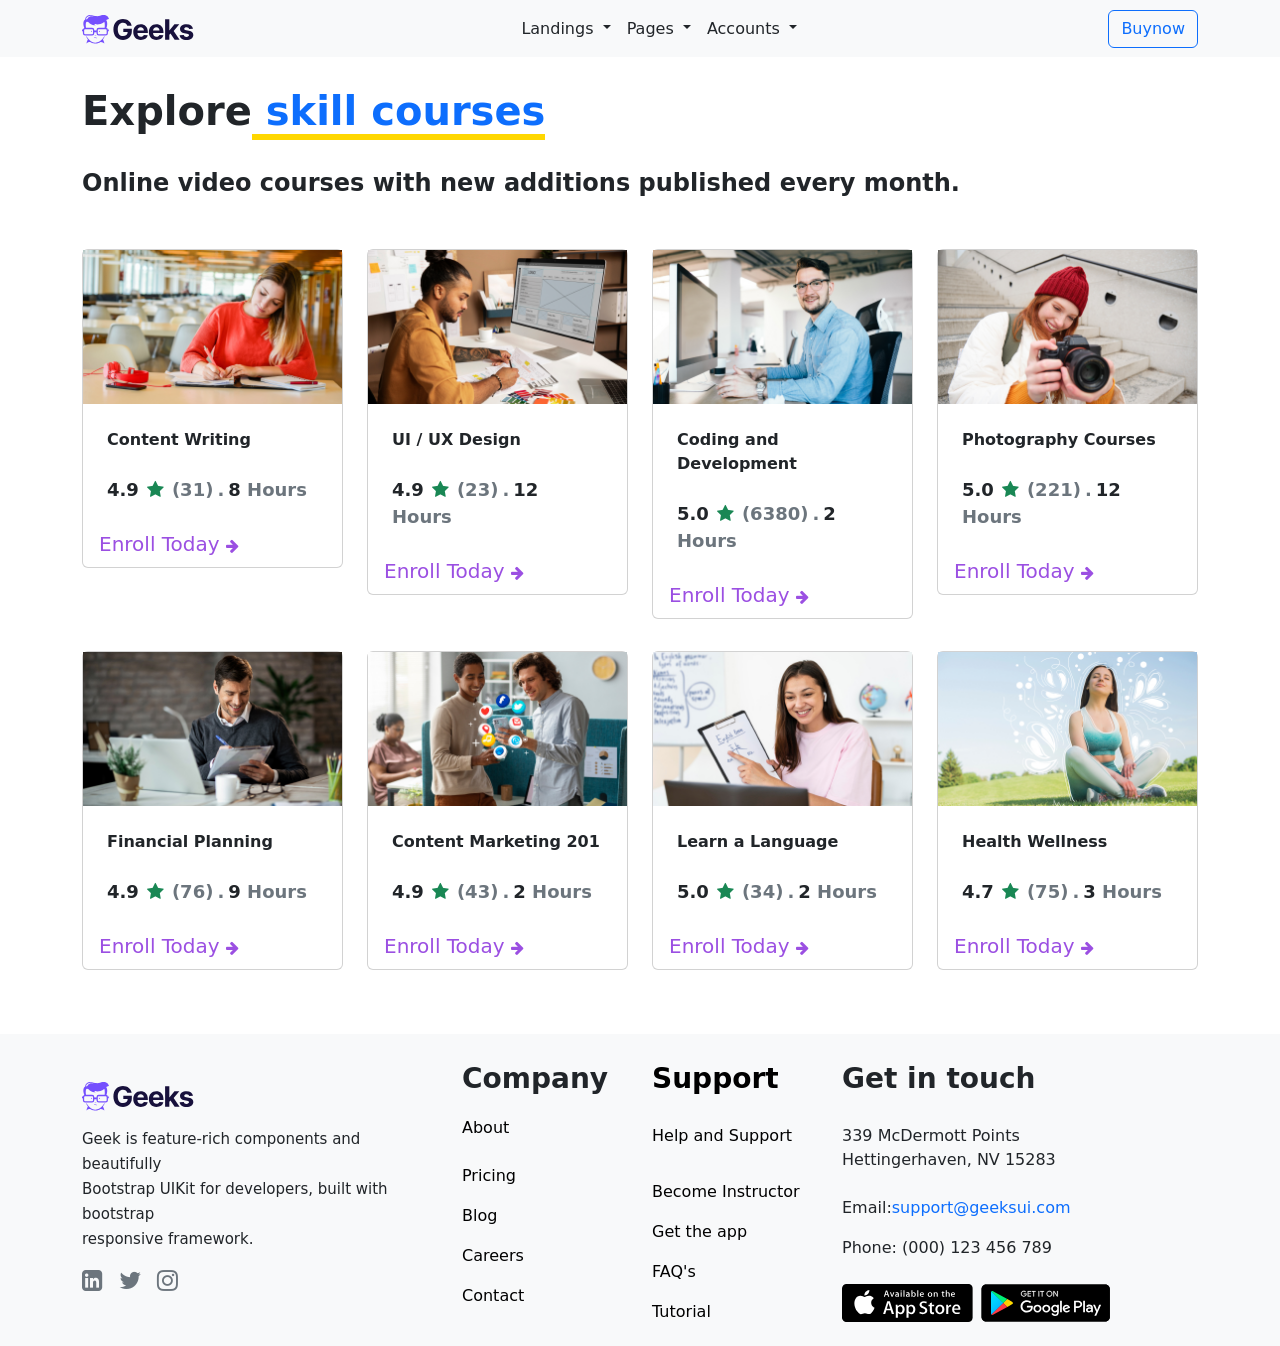
<file: html/courses.html>
<!DOCTYPE html>
<html lang="en">

<head>
    <meta charset="UTF-8">
    <meta name="viewport" content="width=device-width, initial-scale=1.0">
    <title>Document</title>
    <link rel="stylesheet" href="../css/style.css">
    <link href="https://cdn.jsdelivr.net/npm/bootstrap@5.3.3/dist/css/bootstrap.min.css" rel="stylesheet"
        integrity="sha384-QWTKZyjpPEjISv5WaRU9OFeRpok6YctnYmDr5pNlyT2bRjXh0JMhjY6hW+ALEwIH" crossorigin="anonymous">
    <link rel="stylesheet" href="https://cdnjs.cloudflare.com/ajax/libs/font-awesome/4.7.0/css/font-awesome.min.css">
</head>

<body>
    <section>
        <nav class="navbar navbar-expand-lg navbar-light bg-light">
            <div class="container">
                <a class="navbar-brand" href="#"><img src="../assets/img1.svg" alt=""></a>
                <button class="navbar-toggler" type="button" data-bs-toggle="collapse"
                    data-bs-target="#navbarSupportedContent" aria-controls="navbarSupportedContent"
                    aria-expanded="false" aria-label="Toggle navigation">
                    <span class="navbar-toggler-icon"></span>
                </button>
                <div class="collapse navbar-collapse" id="navbarSupportedContent">
                    <ul class="navbar-nav m-auto mb-2 mb-lg-0">
                        <li class="nav-item dropdown">
                            <a class="nav-link dropdown-toggle text-dark" href="#" id="navbarDarkDropdownMenuLink"
                                role="button" data-bs-toggle="dropdown" aria-expanded="false">
                                Landings
                            </a>
                            <ul class="dropdown-menu dropdown-menu-dark text-dark bg-white drop"
                                aria-labelledby="navbarDarkDropdownMenuLink">
                                <li><a class="dropdown-item text-secondary " href="../project.html">LANDINGS</a></li>
                                <li><a class="dropdown-item text-dark hhover" href="../html/career.html">Metor<button
                                            class="bg-primary boot mx-2">New</button></a></li>
                                <li><a class="dropdown-item text-dark hhover" href="../html/contact.html">Education</a>
                                </li>
                                <li><a class="dropdown-item text-dark hhover" href="../project.html">Home Academy</a>
                                </li>
                                <li><a class="dropdown-item text-dark hhover" href="#">Courses</a>
                                </li>
                                <li><a class="dropdown-item text-dark hhover" href="#">Lead
                                        Course</a></li>
                            </ul>
                        </li>
                        <li class="nav-item dropdown">
                            <a class="nav-link dropdown-toggle text-dark" href="#" id="navbarDarkDropdownMenuLink"
                                role="button" data-bs-toggle="dropdown" aria-expanded="false">
                                Pages
                            </a>
                            <ul class="dropdown-menu dropdown-menu-dark text-dark bg-white drop"
                                aria-labelledby="navbarDarkDropdownMenuLink">
                                <li><a class="dropdown-item text-dark hhover" href="#">Courses</a>
                                </li>
                                <li><a class="dropdown-item text-dark hhover" href="../html/career.html">Career</a></li>
                                <li><a class="dropdown-item text-dark hhover" href="../project.html">Portfolio</a>
                                </li>
                                <li><a class="dropdown-item text-dark hhover" href="../project.html">Mentor</a></li>
                                <li><a class="dropdown-item text-dark hhover" href="../html/contact.html">Contact</a></li>
                            </ul>
                        </li>
                        <li class="nav-item dropdown">
                            <a class="nav-link dropdown-toggle text-dark" href="#" id="navbarDarkDropdownMenuLink"
                                role="button" data-bs-toggle="dropdown" aria-expanded="false">
                                Accounts
                            </a>
                            <ul class="dropdown-menu dropdown-menu-dark text-dark bg-white drop"
                                aria-labelledby="navbarDarkDropdownMenuLink">
                                <li><a class="dropdown-item text-dark hhover" href="#">Courses</a>
                                </li>
                                <li><a class="dropdown-item text-dark hhover" href="../html/contact.html">Contact</a></li>
                                <li><a class="dropdown-item text-dark hhover" href="../html/career.html">Career</a></li>
                            </ul>
                        </li>
                    </ul>
                    <form class="d-flex">
                        <a class="btn btn-outline-primary" href="../html/courses.html" type="submit">Buynow</a>
                    </form>
                </div>
            </div>
        </nav>
    </section>
    <section class="">
        <div class="container">
          <div class="row">
            <!-- <div class="col-sm-12 col-md-6 col-lg-6"> -->
            <div class="py-4">
              <div class="fs-1 fw-bold">
                Explore<span class="text-primary head"> <span class="text-primary">skill courses</span></span>
              </div>
              <div class="fs-4 my-4 fw-bold">Online video courses with new additions published every month.</div>
            </div>
  
  
            <div class="col-sm-12 col-md-6 col-lg-3 mb-3">
              <div class="card">
                <img src="../assets/card1.jpg" alt="" class="w-100">
                <div class="fw-bold text-start my-4 mx-4">Content Writing</div>
                <div class="fw-bold text-start mb-5 mx-4 fontss">4.9<i class="fa fa-star text-success mx-2"
                    aria-hidden="true"></i><span class="text-secondary">(31)</span><span
                    class="text-secondary mx-1">.</span><span class="">8</span> <span
                    class="text-secondary">Hours</span></div>
                <a href="" class="fs-5 mx-3 py-2 text-decoration-none enroll">Enroll Today <i
                    class="fa fa-arrow-right fs-light fs5" aria-hidden="true"></i>
                </a>
              </div>
            </div>
  
            <div class="col-sm-12 col-md-6 col-lg-3 mb-3">
              <div class="card">
                <img src="../assets/card2.jpg" alt="" class="w-100">
                <div class="fw-bold text-start my-4 mx-4">UI / UX Design</div>
                <div class="fw-bold text-start mb-5 mx-4 fontss">4.9<i class="fa fa-star text-success mx-2"
                    aria-hidden="true"></i><span class="text-secondary">(23)</span><span
                    class="text-secondary mx-1">.</span><span class="">12</span> <span
                    class="text-secondary">Hours</span></div>
                <a href="" class="fs-5 mx-3 py-2 text-decoration-none enroll">Enroll Today <i
                    class="fa fa-arrow-right fs-light fs5" aria-hidden="true"></i>
                </a>
              </div>
            </div>
  
            <div class="col-sm-12 col-md-6 col-lg-3 mb-3">
              <div class="card">
                <img src="../assets/card3.jpg" alt="" class="w-100">
                <div class="fw-bold text-start my-4 mx-4">Coding and Development</div>
                <div class="fw-bold text-start mb-5 mx-4 fontss">5.0<i class="fa fa-star text-success mx-2"
                    aria-hidden="true"></i><span class="text-secondary">(6380)</span><span
                    class="text-secondary mx-1">.</span><span class="">2</span> <span
                    class="text-secondary">Hours</span></div>
                <a href="" class="fs-5 mx-3 py-2 text-decoration-none enroll">Enroll Today <i
                    class="fa fa-arrow-right fs-light fs5" aria-hidden="true"></i>
                </a>
              </div>
            </div>
  
            <div class="col-sm-12 col-md-6 col-lg-3 mb-3">
              <div class="card">
                <img src="../assets/card4.jpg" alt="" class="w-100">
                <div class="fw-bold text-start my-4 mx-4">Photography Courses</div>
                <div class="fw-bold text-start mb-5 mx-4 fontss">5.0<i class="fa fa-star text-success mx-2"
                    aria-hidden="true"></i><span class="text-secondary">(221)</span><span
                    class="text-secondary mx-1">.</span><span class="">12</span> <span
                    class="text-secondary">Hours</span></div>
                <a href="" class="fs-5 mx-3 py-2 text-decoration-none enroll">Enroll Today <i
                    class="fa fa-arrow-right fs-light fs5" aria-hidden="true"></i>
                </a>
              </div>
            </div>
  
            <div class="col-sm-12 col-md-6 col-lg-3 mb-3 mt-3">
              <div class="card">
                <img src="../assets/card5.jpg" alt="" class="w-100">
                <div class="fw-bold text-start my-4 mx-4">Financial Planning</div>
                <div class="fw-bold text-start mb-5 mx-4 fontss">4.9<i class="fa fa-star text-success mx-2"
                    aria-hidden="true"></i><span class="text-secondary">(76)</span><span
                    class="text-secondary mx-1">.</span><span class="">9</span> <span
                    class="text-secondary">Hours</span></div>
                <a href="" class="fs-5 mx-3 py-2 text-decoration-none enroll">Enroll Today <i
                    class="fa fa-arrow-right fs-light fs5" aria-hidden="true"></i>
                </a>
              </div>
            </div>
  
            <div class="col-sm-12 col-md-6 col-lg-3 mb-3 mt-3">
              <div class="card">
                <img src="../assets/card6.jpg" alt="" class="w-100">
                <div class="fw-bold text-start my-4 mx-4">Content Marketing 201</div>
                <div class="fw-bold text-start mb-5 mx-4 fontss">4.9<i class="fa fa-star text-success mx-2"
                    aria-hidden="true"></i><span class="text-secondary">(43)</span><span
                    class="text-secondary mx-1">.</span><span class="">2</span> <span
                    class="text-secondary">Hours</span></div>
                <a href="" class="fs-5 mx-3 py-2 text-decoration-none enroll">Enroll Today <i
                    class="fa fa-arrow-right fs-light fs5" aria-hidden="true"></i>
                </a>
              </div>
            </div>
  
            <div class="col-sm-12 col-md-6 col-lg-3 mb-3 mt-3">
              <div class="card">
                <img src="../assets/card7.jpg" alt="" class="w-100">
                <div class="fw-bold text-start my-4 mx-4">Learn a Language</div>
                <div class="fw-bold text-start mb-5 mx-4 fontss">5.0<i class="fa fa-star text-success mx-2"
                    aria-hidden="true"></i><span class="text-secondary">(34)</span><span
                    class="text-secondary mx-1">.</span><span class="">2</span> <span
                    class="text-secondary">Hours</span></div>
                <a href="" class="fs-5 mx-3 py-2 text-decoration-none enroll">Enroll Today <i
                    class="fa fa-arrow-right fs-light fs5" aria-hidden="true"></i>
                </a>
              </div>
            </div>
  
            <div class="col-sm-12 col-md-6 col-lg-3 mb-3 mt-3">
              <div class="card">
                <img src="../assets/card8.jpg" alt="" class="w-100">
                <div class="fw-bold text-start my-4 mx-4">Health Wellness</div>
                <div class="fw-bold text-start mb-5 mx-4 fontss">4.7<i class="fa fa-star text-success mx-2"
                    aria-hidden="true"></i><span class="text-secondary">(75)</span><span
                    class="text-secondary mx-1">.</span><span class="">3</span> <span
                    class="text-secondary">Hours</span></div>
                <a href="" class="fs-5 mx-3 py-2 text-decoration-none enroll">Enroll Today <i
                    class="fa fa-arrow-right fs-light fs5" aria-hidden="true"></i>
                </a>
              </div>
            </div>
          </div>
        </div>
      </section>
    <section class="bg-light mt-5">
        <div class="container">
            <div class="row">
                <div class="col-sm-12 col-md-6 col-lg-4 mt-5 ">
                    <div class="">
                        <img src="../assets/geeks image.svg" alt="">
                        <div class="mt-3 fs5">Geek is feature-rich components and beautifully <br> Bootstrap UIKit for
                            developers,
                            built with
                            bootstrap <br> responsive framework.
                            <div class="d-flex gap-3 mt-3 text-white">
                                <i class="fa fa-linkedin-square text-secondary fs-4" aria-hidden="true"></i>
                                <i class="fa fa-twitter text-secondary fs-4" aria-hidden="true"></i>
                                <i class="fa fa-instagram text-secondary fs-4" aria-hidden="true"></i>
                            </div>


                        </div>
                    </div>
                </div>
                <div class="col-sm-12 col-md-6 col-lg-2 mt-4">
                    <div class="fs-3  fw-bold ">Company</div>
                    <div class="d-flex flex-column anger">
                        <a class="my-3 anger" href="../html/career.html">About</a>
                        <a class="my-2 anger" href="#">Pricing</a>
                        <a class="my-2 anger" href="#">Blog</a>
                        <a class="my-2 anger" href="../html/career.html">Careers</a>
                        <a class="my-2 anger" href="../html/contact.html">Contact</a>
                       </div>
                </div>
                <div class="col-sm-12 col-md-6 col-lg-2 mt-4 d-flex flex-column support text-white">
                    <div class="fs-3  fw-bold support">Support</div>
                    <a href="" class="my-4 support">Help and Support</a>
                    <a href="" class="my-2 support">Become Instructor</a>
                    <a href="" class="my-2 support">Get the app</a>
                    <a href="" class="my-2 support">FAQ's</a>
                    <a href="" class="my-2 support">Tutorial</a>

                </div>

                <div class="col-sm-12 col-md-6 col-lg-3 mt-4">
                    <div class="fs-3  fw-bold">Get in touch</div>
                    <div class="my-4">339 McDermott Points Hettingerhaven, NV 15283</div>
                    <div class="my-3">Email:<a href="" class="support text-primary">support@geeksui.com</a></div>
                    <div class="my-2">Phone: (000) 123 456 789</div>
                    <div class="my-4 d-flex gap-2">
                        <img src="../assets/footerimage.svg" alt="" class="w-50">
                        <img src="../assets/footerimage2.svg" alt="" class="w-50">
                    </div>
                </div>
            </div>
        </div>
    </section>

    <script src="https://cdn.jsdelivr.net/npm/bootstrap@5.3.3/dist/js/bootstrap.bundle.min.js"
        integrity="sha384-YvpcrYf0tY3lHB60NNkmXc5s9fDVZLESaAA55NDzOxhy9GkcIdslK1eN7N6jIeHz"
        crossorigin="anonymous"></script>
</body>

</html>
</file>
<file: css/style.css>
.boot {
  border: none;
  border-radius: 3px;
}

.bbtn {
  flex-direction: column;
  flex-wrap: wrap;
  align-items: end;
}

.head {
  border-bottom: 6px solid gold;
}

.main {
  font-size: 46px !important;
  /* margin-top: 130px; */
}

.main1 {
  font-size: 47px !important;
}

.buuton {
  background-color: rgb(19, 18, 18) !important;
  border: none;
}

.buutnn {
  background-color: transparent !important;
  border: 1px solid black !important;
}

.buutnn:hover {

  background-color: rgb(143, 137, 137) !important;
  color: white !important;
}

.buuton:hover {

  background-color: rgb(63, 62, 62) !important;
}

.fontss {
  font-size: 18px;
}

.fs5 {
  font-size: 15px !important;
  line-height: 25px;
}

.enroll {
  margin-top: -30px;
  color: rgb(155, 79, 226);
}

.cards {
  border: none !important;
}

.bgcolor {
  background-color: rgba(211, 211, 211, 0.219);
}
.bgcolors {
  background-color: rgba(211, 211, 211, 0.219);
}

.background {
  border: 1px solid blue;
}

.fontsize {
  font-size: medium;
}

.bgprimary {
  background-color: #754ffe;
  border-radius: 10px;
  color: white;
  width: 80%;
  height: 80%;
  margin-left: 130px !important;
}

.bg {
  background-color: lightgray;
  border-radius: 3px;
  padding-top: 10px;
  text-align: center;
  height: 50px;
  width: 50px;
}

.btnn {
  background-color: rgb(228, 230, 231) !important;
  color: rgb(101, 101, 236) !important;
}
.hhover:hover{
  background-color: rgb(221, 221, 221) !important;
  color: blueviolet !important;

}
.bgcolor{
  border-radius: 10px;
  width: 90%;
  height: 80%;
  margin-left: 70px;

}
.botton1{
  background: linear-gradient( to left,blue 50%, black 50%);
  background-size: 200% 100%;
  background-position: left;
  color: white !important;
  transition: all 2s ease;
}
.botton1:hover{
  color: white !important;
  background-position: right;
}
.classs{
  transition: all 0.8s ;
}
.classs:hover{
  transform: rotate(360deg) !important;
}

.support{
   text-decoration:none !important;
   color: black;
}
.anger{
  color: black !important;
  text-decoration: none !important;
}
.card:hover{
  box-shadow: 4px 10px 10px 2px rgb(156, 150, 150);
}
/* @media (max-width:576px) {
  .bggprimary{
    margin-right: 200px !important;
   
  }
} */

@media (min-width:992px) {
  .fontsize1 {
    font-size: 20px !important;
  }

}


/* @media (max-width:576px) {
  .bgprimary {
    position: relative;
    right: 90px;
  }
} */
@media (max-width:776px) {
  .w100{
    width: 100%;
  }
}
@media (max-width:570px) {
  .w75{
    margin-right: 70px !important;
    }
    .fs{
      font-size: medium;
    }
  }

@media (max-width:576px) {
  .w75{
    margin-left: 40px;
  }
}

/* @media (max-width:576px) {
  .imagess{
    width: 50% !important;
    height: 50% !important;
  }
} */
/* @media (max-width:568px) {
  .w100{
    position: relative;
    right: 150px;
  }
  
} */
</file>
